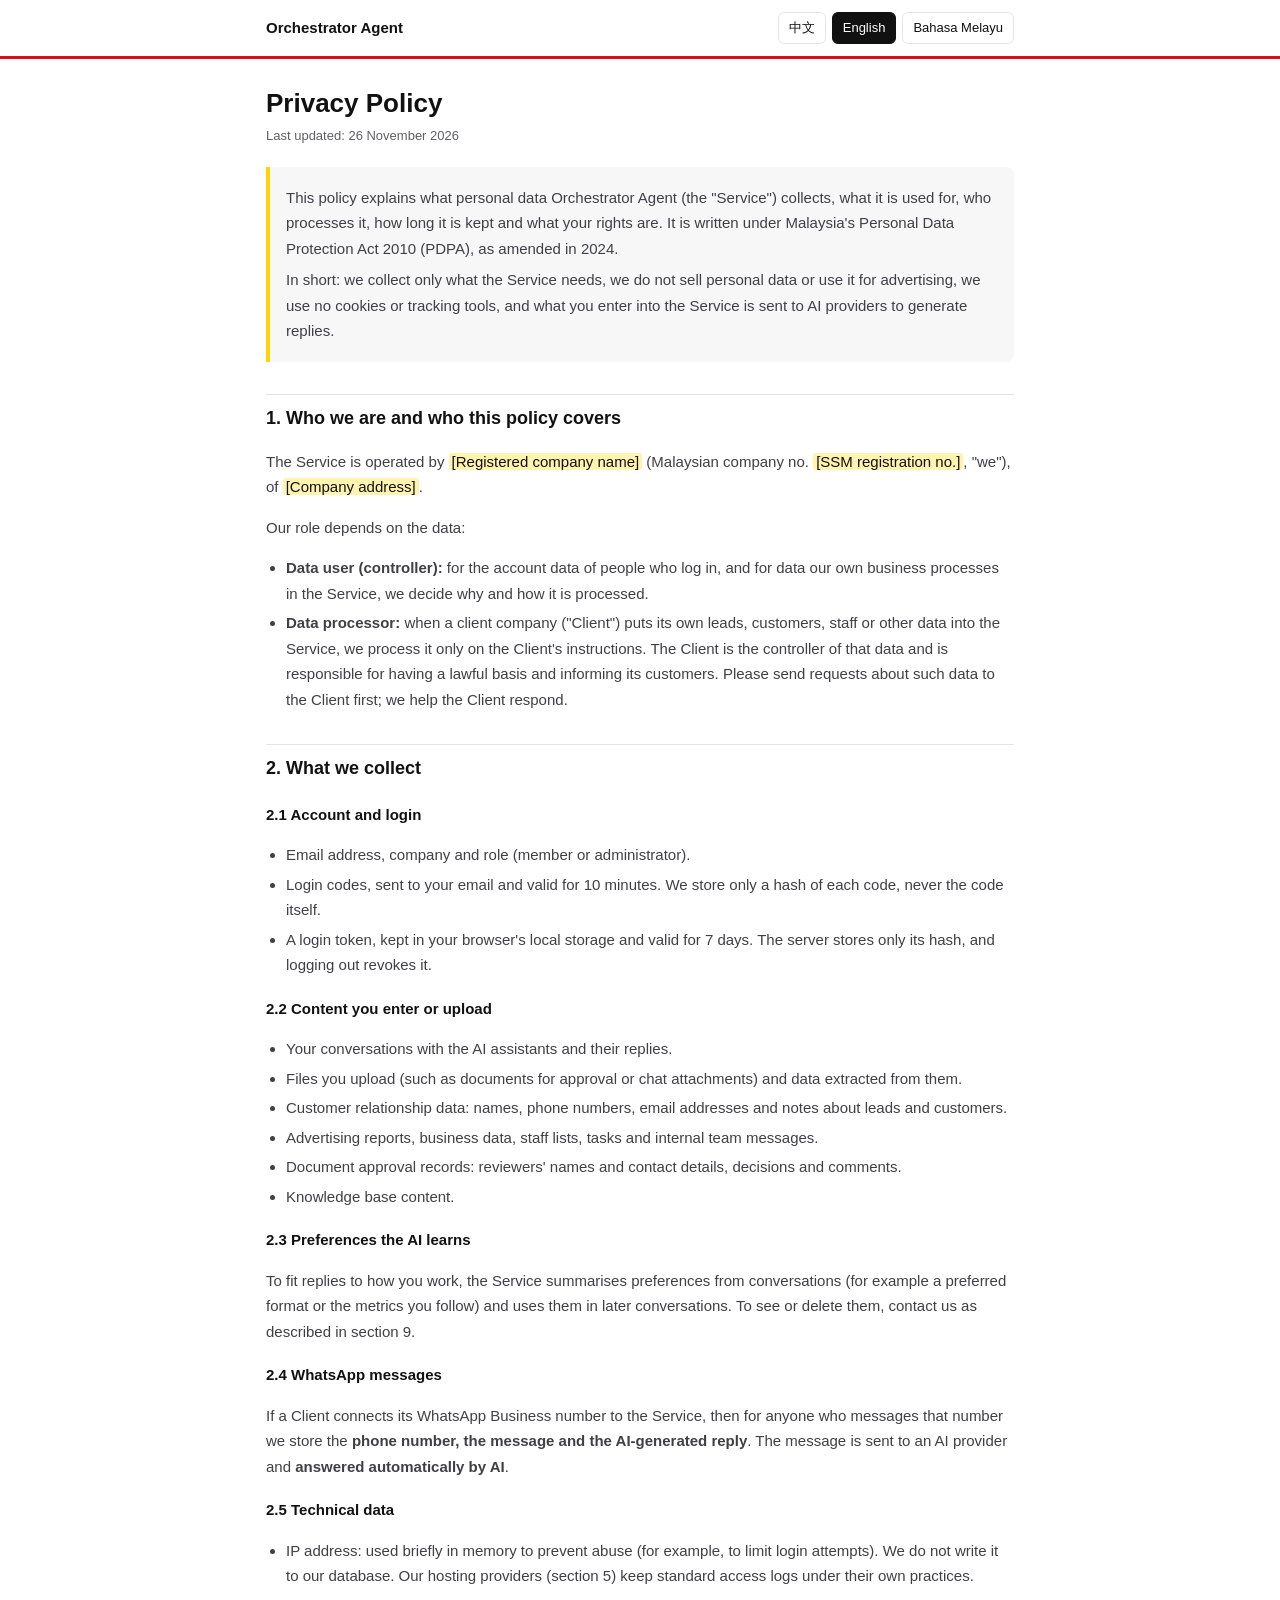
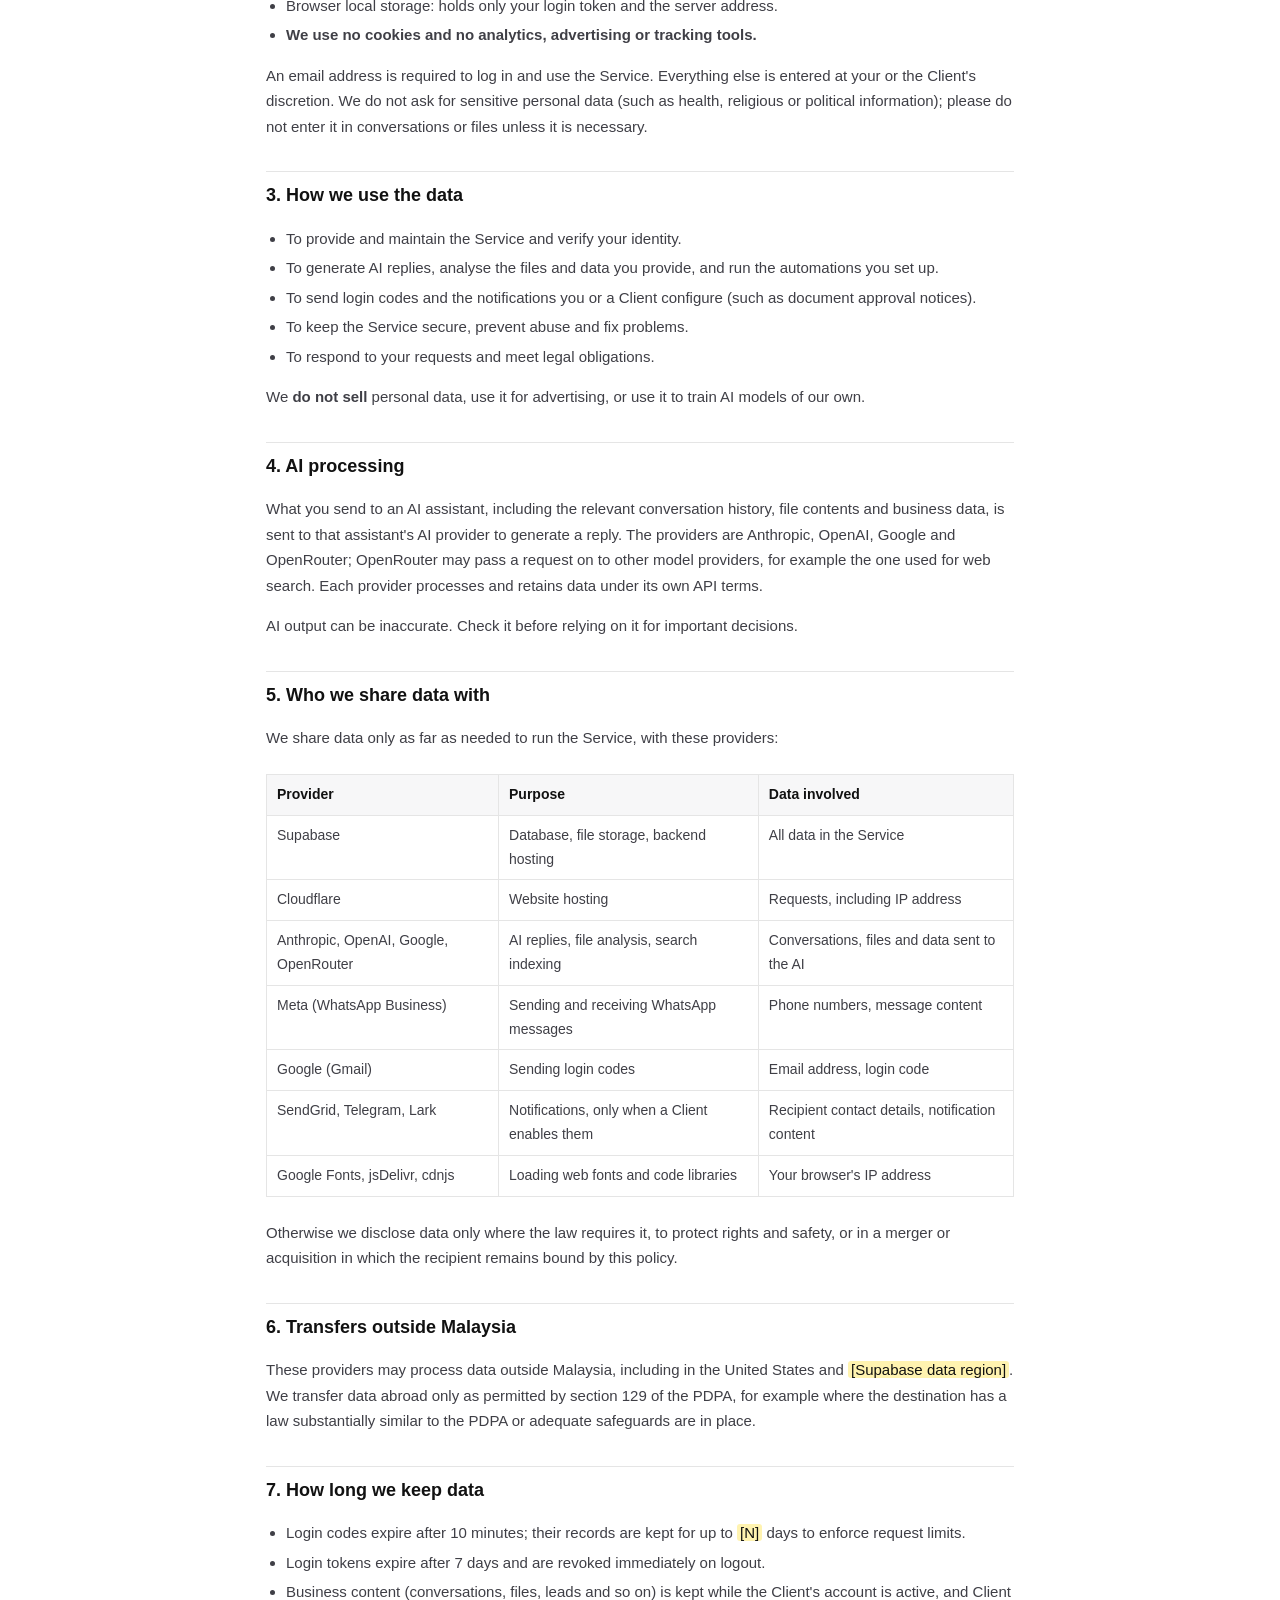
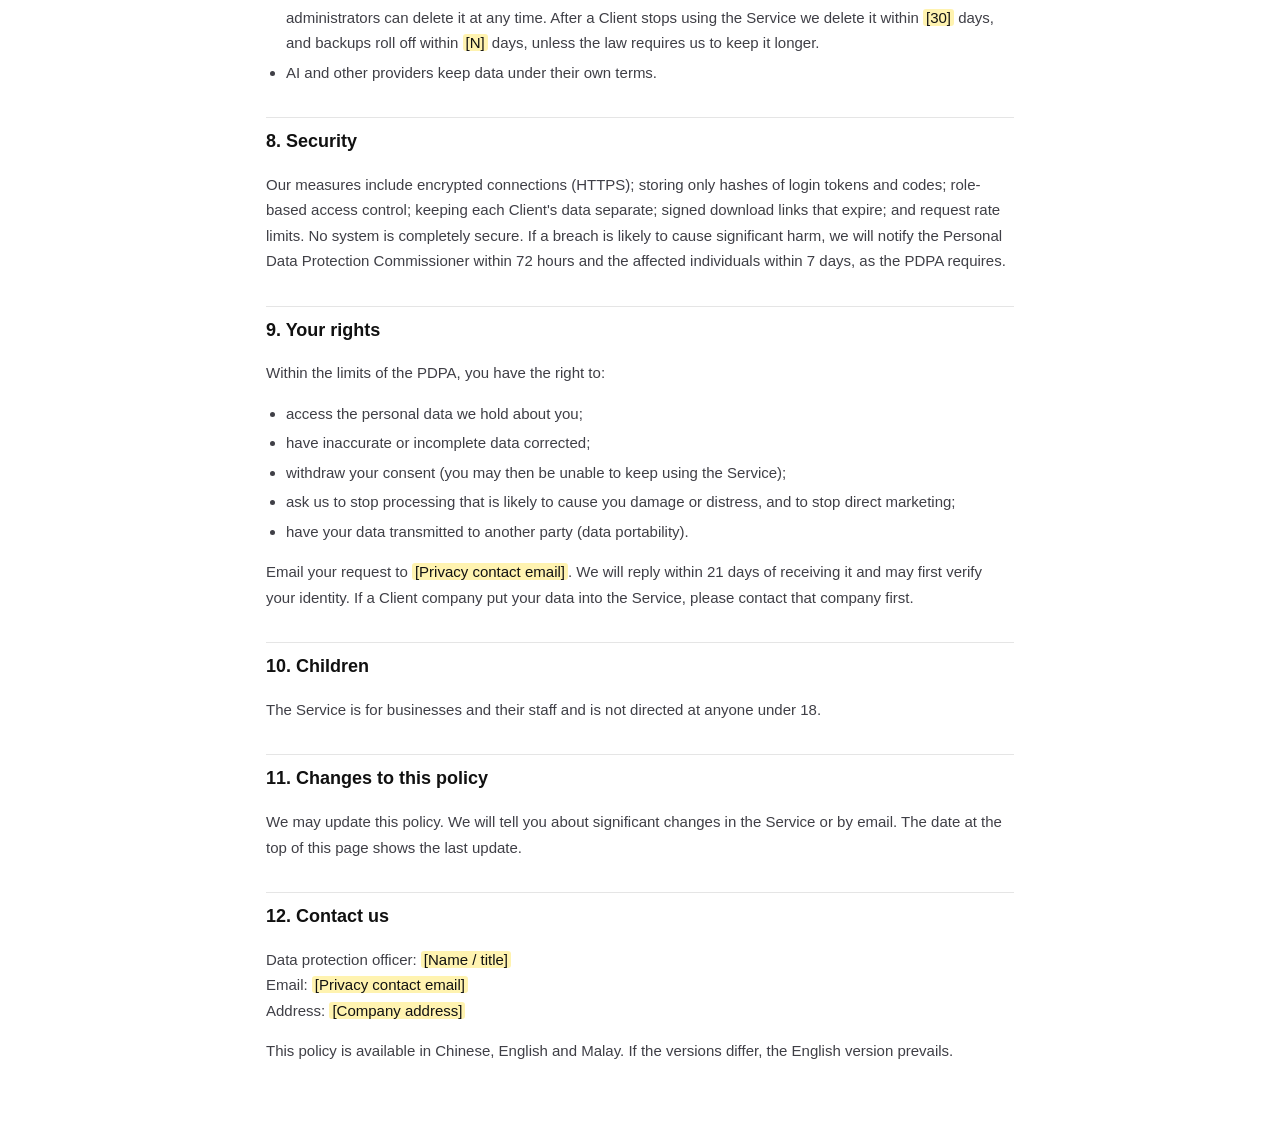
<file: privacy.html>
<!DOCTYPE html>
<html lang="en">
<head>
<meta charset="UTF-8">
<meta name="viewport" content="width=device-width, initial-scale=1.0">
<title>Privacy Policy · Orchestrator Agent</title>
<style>
  :root {
    --red: #da0d15;
    --yellow: #ffd405;
    --ink: #111111;
    --ink-2: #3f3f46;
    --ink-3: #5f5f66;
    --line: #e5e5e5;
    --bg: #ffffff;
    --bg-soft: #f7f7f8;
  }
  * { box-sizing: border-box; }
  body {
    margin: 0;
    background: var(--bg);
    color: var(--ink);
    font: 15px/1.7 -apple-system, BlinkMacSystemFont, "Segoe UI", "PingFang SC", "Microsoft YaHei", "Noto Sans SC", Roboto, Arial, sans-serif;
  }
  header {
    position: sticky; top: 0; z-index: 1;
    background: var(--bg);
    border-bottom: 3px solid var(--red);
  }
  .bar {
    max-width: 780px; margin: 0 auto; padding: 12px 16px;
    display: flex; align-items: center; justify-content: space-between; gap: 12px; flex-wrap: wrap;
  }
  .brand { font-weight: 700; font-size: 15px; }
  .langs { display: flex; gap: 6px; }
  .langs button {
    font: inherit; font-size: 13px; cursor: pointer;
    border: 1px solid var(--line); background: var(--bg); color: var(--ink);
    border-radius: 6px; padding: 4px 10px;
  }
  .langs button[aria-pressed="true"] { background: var(--ink); border-color: var(--ink); color: #fff; }
  .langs button:focus-visible, a:focus-visible { outline: 2px solid var(--red); outline-offset: 2px; }
  main { max-width: 780px; margin: 0 auto; padding: 28px 16px 64px; }
  h1 { font-size: 26px; line-height: 1.3; margin: 0 0 4px; }
  .updated { color: var(--ink-3); font-size: 13px; margin: 0 0 20px; }
  h2 { font-size: 18px; margin: 32px 0 8px; padding-top: 8px; border-top: 1px solid var(--line); }
  h3 { font-size: 15px; margin: 18px 0 4px; }
  p, li { color: var(--ink-2); }
  ul { padding-left: 20px; }
  li { margin: 4px 0; }
  a { color: var(--red); }
  .summary { background: var(--bg-soft); border-left: 4px solid var(--yellow); padding: 12px 16px; border-radius: 0 8px 8px 0; }
  .summary p { margin: 6px 0; }
  .table-wrap { overflow-x: auto; }
  table { border-collapse: collapse; width: 100%; font-size: 14px; margin: 8px 0; }
  th, td { text-align: left; vertical-align: top; border: 1px solid var(--line); padding: 8px 10px; }
  th { background: var(--bg-soft); color: var(--ink); }
  td { color: var(--ink-2); }
  mark.ph { background: #fff3b0; color: var(--ink); padding: 0 3px; border-radius: 3px; }
  @media print { header { position: static; } .langs { display: none; } article[hidden] { display: block !important; } }
</style>
</head>
<body>
<header>
  <div class="bar">
    <div class="brand">Orchestrator Agent</div>
    <div class="langs" role="group" aria-label="Language">
      <button type="button" data-lang="zh" lang="zh">中文</button>
      <button type="button" data-lang="en" lang="en">English</button>
      <button type="button" data-lang="ms" lang="ms">Bahasa Melayu</button>
    </div>
  </div>
</header>

<main>
<noscript><p>中文 · English · Bahasa Melayu versions are shown below one after another.</p></noscript>

<!-- ════════════════════════════════ 中文 ════════════════════════════════ -->
<article lang="zh" data-lang="zh">
<h1>隐私政策</h1>
<p class="updated">最后更新：2026 年 11 月 26 日</p>

<div class="summary">
  <p>本政策说明 Orchestrator Agent（以下称「本服务」）收集哪些个人资料、用来做什么、交给谁处理、保存多久，以及你有哪些权利。本政策依马来西亚《2010 年个人资料保护法》（PDPA，含 2024 年修订）编写。</p>
  <p>简要说明：我们只收集提供服务所需的资料；不出售个人资料，不用于广告；不使用 cookie 或追踪工具；你在本服务中输入的内容会交给 AI 服务商处理，以生成回复。</p>
</div>

<h2>1. 我们是谁，本政策适用于谁</h2>
<p>本服务由 <mark class="ph">[公司注册名称]</mark>（马来西亚公司注册号 <mark class="ph">[SSM 注册号]</mark>，以下称「我们」）运营，地址：<mark class="ph">[公司地址]</mark>。</p>
<p>我们在不同情况下承担不同角色：</p>
<ul>
  <li><strong>资料使用者（控制者）</strong>：对于登录本服务的用户账号资料，以及我们公司自身业务使用本服务时处理的资料，由我们决定处理目的和方式。</li>
  <li><strong>资料处理者</strong>：客户公司（以下称「客户」）把自己的线索、顾客、员工等资料放入本服务时，我们只按客户的指示替客户处理。客户是这些资料的控制者，须自行取得合法依据并告知其顾客。这类资料的查阅或更正请求，请先联系相关客户公司；我们会协助客户处理。</li>
</ul>

<h2>2. 我们收集哪些资料</h2>
<h3>2.1 账号与登录</h3>
<ul>
  <li>电子邮箱地址、所属公司、角色（成员 / 管理员）。</li>
  <li>登录验证码：发送到你的邮箱，10 分钟内有效。系统只保存验证码的加密摘要，不保存验证码本身。</li>
  <li>登录令牌：保存在你浏览器的本地存储中，有效期 7 天。服务器只保存它的加密摘要，退出登录即作废。</li>
</ul>
<h3>2.2 你在本服务中输入或上传的内容</h3>
<ul>
  <li>与 AI 助手的对话内容和 AI 的回复。</li>
  <li>上传的文件（如审批文件、聊天附件），以及系统从文件中提取的数据。</li>
  <li>客户关系资料：线索与客户的姓名、电话、电子邮箱、备注等。</li>
  <li>广告报表、业务数据、员工名单、任务、团队内部私信。</li>
  <li>文件审批记录：审批人姓名与联系方式、审批决定、留言。</li>
  <li>知识库内容。</li>
</ul>
<h3>2.3 AI 自动学习的偏好</h3>
<p>为了让回复更贴合你的工作方式，系统会从对话中归纳使用偏好（例如常用的格式或关注的指标），并在之后的对话中使用。如需查看或删除这些偏好，请按第 9 节联系我们。</p>
<h3>2.4 WhatsApp 消息</h3>
<p>如果客户为其 WhatsApp Business 号码启用了本服务，向该号码发送消息的人，其<strong>电话号码、消息内容以及 AI 生成的回复</strong>会被保存，消息会交给 AI 服务商处理并<strong>由 AI 自动回复</strong>。</p>
<h3>2.5 技术资料</h3>
<ul>
  <li>IP 地址：只在内存中短暂使用，用于防止滥用（如限制登录尝试次数），我们不会把它写入数据库。托管服务商（见第 5 节）会按其惯例保留标准访问日志。</li>
  <li>浏览器本地存储：只保存登录令牌和服务器地址。</li>
  <li><strong>我们不使用 cookie，也不使用任何分析、广告或追踪工具。</strong></li>
</ul>
<p>提供电子邮箱是必需的，否则无法登录和使用本服务。其余资料由你或客户自行决定是否输入。我们不要求你提供敏感个人资料（如健康、宗教、政治观点等）；请避免在对话或文件中输入这类资料，除非确有必要。</p>

<h2>3. 我们如何使用这些资料</h2>
<ul>
  <li>提供、维护本服务，并验证你的身份。</li>
  <li>生成 AI 回复、分析你提供的文件和数据、执行你设定的自动化流程。</li>
  <li>发送登录验证码，以及你或客户设置的通知（如文件审批通知）。</li>
  <li>保障安全、防止滥用、排查故障。</li>
  <li>回应你的请求，并履行法律义务。</li>
</ul>
<p>我们<strong>不出售</strong>个人资料，不把它用于广告，也不用它训练我们自己的 AI 模型。</p>

<h2>4. AI 处理</h2>
<p>你发给 AI 助手的内容（包括相关的对话记录、文件内容和业务数据）会发送给该助手所用的 AI 服务商，由其生成回复。服务商包括 Anthropic、OpenAI、Google 和 OpenRouter；OpenRouter 可能再把请求转给其他模型服务商，例如联网搜索时使用的服务商。这些服务商按各自的 API 条款处理和保留数据。</p>
<p>AI 生成的内容可能不准确，请在依据其做出重要决定前自行核实。</p>

<h2>5. 我们与谁共享资料</h2>
<p>我们只在提供本服务所需的范围内，把资料交给以下服务商处理：</p>
<div class="table-wrap">
<table>
  <thead><tr><th>服务商</th><th>用途</th><th>涉及的资料</th></tr></thead>
  <tbody>
    <tr><td>Supabase</td><td>数据库、文件存储、后端运行</td><td>本服务中的全部资料</td></tr>
    <tr><td>Cloudflare</td><td>网页托管</td><td>访问请求（包括 IP 地址）</td></tr>
    <tr><td>Anthropic、OpenAI、Google、OpenRouter</td><td>生成 AI 回复、分析文件、生成向量索引</td><td>发给 AI 的对话、文件和数据</td></tr>
    <tr><td>Meta（WhatsApp Business）</td><td>收发 WhatsApp 消息</td><td>电话号码、消息内容</td></tr>
    <tr><td>Google（Gmail）</td><td>发送登录验证码</td><td>电子邮箱、验证码</td></tr>
    <tr><td>SendGrid、Telegram、Lark（飞书）</td><td>发送通知（仅当客户启用时）</td><td>收件人联系方式、通知内容</td></tr>
    <tr><td>Google Fonts、jsDelivr、cdnjs</td><td>加载网页字体和程序库</td><td>你浏览器的 IP 地址</td></tr>
  </tbody>
</table>
</div>
<p>此外，我们只会在法律要求、为保护权利和安全，或公司合并、收购时（接收方须继续遵守本政策）披露资料。</p>

<h2>6. 跨境传输</h2>
<p>上述服务商的服务器可能位于马来西亚境外，包括美国和 <mark class="ph">[Supabase 数据所在地区]</mark>。我们只会在符合 PDPA 第 129 条的情况下进行跨境传输，例如对方所在地有实质相似的保护法律，或已采取足够的保护措施。</p>

<h2>7. 保存期限</h2>
<ul>
  <li>登录验证码：10 分钟后失效；相关记录最多保留 <mark class="ph">[N]</mark> 天，用于限制请求频率。</li>
  <li>登录令牌：7 天后失效，退出登录时立即作废。</li>
  <li>业务内容（对话、文件、线索等）：在客户账户有效期间保留；客户管理员可以随时删除。客户终止使用后，我们会在 <mark class="ph">[30]</mark> 天内删除，备份在 <mark class="ph">[N]</mark> 天内滚动清除，法律要求保留的除外。</li>
  <li>AI 服务商和其他服务商按其各自条款保留数据。</li>
</ul>

<h2>8. 安全措施</h2>
<p>我们采取的措施包括：全程加密传输（HTTPS）；登录令牌和验证码只保存加密摘要；按角色控制访问权限；不同客户的资料彼此隔离；文件下载链接经过签名并会过期；限制请求频率。没有任何系统能保证绝对安全。如果发生可能造成重大损害的资料外泄，我们会按 PDPA 要求，在 72 小时内通知个人资料保护专员，并在 7 天内通知受影响的人。</p>

<h2>9. 你的权利</h2>
<p>在 PDPA 的范围内，你有权：</p>
<ul>
  <li>查阅我们保存的你的个人资料；</li>
  <li>要求更正不准确、不完整的资料；</li>
  <li>撤回同意（撤回后可能无法继续使用本服务）；</li>
  <li>要求停止可能对你造成损害或困扰的处理，以及停止直接营销；</li>
  <li>要求把你的资料转移给另一方（资料可携权）。</li>
</ul>
<p>请发电子邮件到 <mark class="ph">[隐私联系邮箱]</mark> 提出请求。我们会在收到请求后 21 天内回复，并可能先核实你的身份。如果你的资料是由某家客户公司放入本服务的，请先联系该公司。</p>

<h2>10. 未成年人</h2>
<p>本服务供企业及其员工使用，不面向 18 岁以下人士。</p>

<h2>11. 政策更新</h2>
<p>我们可能会更新本政策。如有重大变更，我们会在本服务中或通过电子邮件通知你。本页顶部的日期是最后更新日期。</p>

<h2>12. 联系我们</h2>
<p>资料保护负责人：<mark class="ph">[姓名 / 职位]</mark><br>电子邮件：<mark class="ph">[隐私联系邮箱]</mark><br>地址：<mark class="ph">[公司地址]</mark></p>
<p>本政策提供中文、英文和马来文版本。如各版本之间有不一致，以英文版为准。</p>
</article>

<!-- ════════════════════════════════ English ════════════════════════════════ -->
<article lang="en" data-lang="en">
<h1>Privacy Policy</h1>
<p class="updated">Last updated: 26 November 2026</p>

<div class="summary">
  <p>This policy explains what personal data Orchestrator Agent (the "Service") collects, what it is used for, who processes it, how long it is kept and what your rights are. It is written under Malaysia's Personal Data Protection Act 2010 (PDPA), as amended in 2024.</p>
  <p>In short: we collect only what the Service needs, we do not sell personal data or use it for advertising, we use no cookies or tracking tools, and what you enter into the Service is sent to AI providers to generate replies.</p>
</div>

<h2>1. Who we are and who this policy covers</h2>
<p>The Service is operated by <mark class="ph">[Registered company name]</mark> (Malaysian company no. <mark class="ph">[SSM registration no.]</mark>, "we"), of <mark class="ph">[Company address]</mark>.</p>
<p>Our role depends on the data:</p>
<ul>
  <li><strong>Data user (controller):</strong> for the account data of people who log in, and for data our own business processes in the Service, we decide why and how it is processed.</li>
  <li><strong>Data processor:</strong> when a client company ("Client") puts its own leads, customers, staff or other data into the Service, we process it only on the Client's instructions. The Client is the controller of that data and is responsible for having a lawful basis and informing its customers. Please send requests about such data to the Client first; we help the Client respond.</li>
</ul>

<h2>2. What we collect</h2>
<h3>2.1 Account and login</h3>
<ul>
  <li>Email address, company and role (member or administrator).</li>
  <li>Login codes, sent to your email and valid for 10 minutes. We store only a hash of each code, never the code itself.</li>
  <li>A login token, kept in your browser's local storage and valid for 7 days. The server stores only its hash, and logging out revokes it.</li>
</ul>
<h3>2.2 Content you enter or upload</h3>
<ul>
  <li>Your conversations with the AI assistants and their replies.</li>
  <li>Files you upload (such as documents for approval or chat attachments) and data extracted from them.</li>
  <li>Customer relationship data: names, phone numbers, email addresses and notes about leads and customers.</li>
  <li>Advertising reports, business data, staff lists, tasks and internal team messages.</li>
  <li>Document approval records: reviewers' names and contact details, decisions and comments.</li>
  <li>Knowledge base content.</li>
</ul>
<h3>2.3 Preferences the AI learns</h3>
<p>To fit replies to how you work, the Service summarises preferences from conversations (for example a preferred format or the metrics you follow) and uses them in later conversations. To see or delete them, contact us as described in section 9.</p>
<h3>2.4 WhatsApp messages</h3>
<p>If a Client connects its WhatsApp Business number to the Service, then for anyone who messages that number we store the <strong>phone number, the message and the AI-generated reply</strong>. The message is sent to an AI provider and <strong>answered automatically by AI</strong>.</p>
<h3>2.5 Technical data</h3>
<ul>
  <li>IP address: used briefly in memory to prevent abuse (for example, to limit login attempts). We do not write it to our database. Our hosting providers (section 5) keep standard access logs under their own practices.</li>
  <li>Browser local storage: holds only your login token and the server address.</li>
  <li><strong>We use no cookies and no analytics, advertising or tracking tools.</strong></li>
</ul>
<p>An email address is required to log in and use the Service. Everything else is entered at your or the Client's discretion. We do not ask for sensitive personal data (such as health, religious or political information); please do not enter it in conversations or files unless it is necessary.</p>

<h2>3. How we use the data</h2>
<ul>
  <li>To provide and maintain the Service and verify your identity.</li>
  <li>To generate AI replies, analyse the files and data you provide, and run the automations you set up.</li>
  <li>To send login codes and the notifications you or a Client configure (such as document approval notices).</li>
  <li>To keep the Service secure, prevent abuse and fix problems.</li>
  <li>To respond to your requests and meet legal obligations.</li>
</ul>
<p>We <strong>do not sell</strong> personal data, use it for advertising, or use it to train AI models of our own.</p>

<h2>4. AI processing</h2>
<p>What you send to an AI assistant, including the relevant conversation history, file contents and business data, is sent to that assistant's AI provider to generate a reply. The providers are Anthropic, OpenAI, Google and OpenRouter; OpenRouter may pass a request on to other model providers, for example the one used for web search. Each provider processes and retains data under its own API terms.</p>
<p>AI output can be inaccurate. Check it before relying on it for important decisions.</p>

<h2>5. Who we share data with</h2>
<p>We share data only as far as needed to run the Service, with these providers:</p>
<div class="table-wrap">
<table>
  <thead><tr><th>Provider</th><th>Purpose</th><th>Data involved</th></tr></thead>
  <tbody>
    <tr><td>Supabase</td><td>Database, file storage, backend hosting</td><td>All data in the Service</td></tr>
    <tr><td>Cloudflare</td><td>Website hosting</td><td>Requests, including IP address</td></tr>
    <tr><td>Anthropic, OpenAI, Google, OpenRouter</td><td>AI replies, file analysis, search indexing</td><td>Conversations, files and data sent to the AI</td></tr>
    <tr><td>Meta (WhatsApp Business)</td><td>Sending and receiving WhatsApp messages</td><td>Phone numbers, message content</td></tr>
    <tr><td>Google (Gmail)</td><td>Sending login codes</td><td>Email address, login code</td></tr>
    <tr><td>SendGrid, Telegram, Lark</td><td>Notifications, only when a Client enables them</td><td>Recipient contact details, notification content</td></tr>
    <tr><td>Google Fonts, jsDelivr, cdnjs</td><td>Loading web fonts and code libraries</td><td>Your browser's IP address</td></tr>
  </tbody>
</table>
</div>
<p>Otherwise we disclose data only where the law requires it, to protect rights and safety, or in a merger or acquisition in which the recipient remains bound by this policy.</p>

<h2>6. Transfers outside Malaysia</h2>
<p>These providers may process data outside Malaysia, including in the United States and <mark class="ph">[Supabase data region]</mark>. We transfer data abroad only as permitted by section 129 of the PDPA, for example where the destination has a law substantially similar to the PDPA or adequate safeguards are in place.</p>

<h2>7. How long we keep data</h2>
<ul>
  <li>Login codes expire after 10 minutes; their records are kept for up to <mark class="ph">[N]</mark> days to enforce request limits.</li>
  <li>Login tokens expire after 7 days and are revoked immediately on logout.</li>
  <li>Business content (conversations, files, leads and so on) is kept while the Client's account is active, and Client administrators can delete it at any time. After a Client stops using the Service we delete it within <mark class="ph">[30]</mark> days, and backups roll off within <mark class="ph">[N]</mark> days, unless the law requires us to keep it longer.</li>
  <li>AI and other providers keep data under their own terms.</li>
</ul>

<h2>8. Security</h2>
<p>Our measures include encrypted connections (HTTPS); storing only hashes of login tokens and codes; role-based access control; keeping each Client's data separate; signed download links that expire; and request rate limits. No system is completely secure. If a breach is likely to cause significant harm, we will notify the Personal Data Protection Commissioner within 72 hours and the affected individuals within 7 days, as the PDPA requires.</p>

<h2>9. Your rights</h2>
<p>Within the limits of the PDPA, you have the right to:</p>
<ul>
  <li>access the personal data we hold about you;</li>
  <li>have inaccurate or incomplete data corrected;</li>
  <li>withdraw your consent (you may then be unable to keep using the Service);</li>
  <li>ask us to stop processing that is likely to cause you damage or distress, and to stop direct marketing;</li>
  <li>have your data transmitted to another party (data portability).</li>
</ul>
<p>Email your request to <mark class="ph">[Privacy contact email]</mark>. We will reply within 21 days of receiving it and may first verify your identity. If a Client company put your data into the Service, please contact that company first.</p>

<h2>10. Children</h2>
<p>The Service is for businesses and their staff and is not directed at anyone under 18.</p>

<h2>11. Changes to this policy</h2>
<p>We may update this policy. We will tell you about significant changes in the Service or by email. The date at the top of this page shows the last update.</p>

<h2>12. Contact us</h2>
<p>Data protection officer: <mark class="ph">[Name / title]</mark><br>Email: <mark class="ph">[Privacy contact email]</mark><br>Address: <mark class="ph">[Company address]</mark></p>
<p>This policy is available in Chinese, English and Malay. If the versions differ, the English version prevails.</p>
</article>

<!-- ════════════════════════════════ Bahasa Melayu ════════════════════════════════ -->
<article lang="ms" data-lang="ms">
<h1>Dasar Privasi</h1>
<p class="updated">Kemas kini terakhir: 26 November 2026</p>

<div class="summary">
  <p>Dasar ini menerangkan data peribadi yang dikumpul oleh Orchestrator Agent ("Perkhidmatan"), tujuan penggunaannya, pihak yang memprosesnya, tempoh ia disimpan dan hak anda. Dasar ini disediakan di bawah Akta Perlindungan Data Peribadi 2010 (APDP) Malaysia, termasuk pindaan 2024.</p>
  <p>Ringkasnya: kami hanya mengumpul data yang diperlukan oleh Perkhidmatan, kami tidak menjual data peribadi atau menggunakannya untuk pengiklanan, kami tidak menggunakan kuki atau alat penjejakan, dan kandungan yang anda masukkan ke dalam Perkhidmatan dihantar kepada penyedia AI untuk menjana jawapan.</p>
</div>

<h2>1. Siapa kami dan skop dasar ini</h2>
<p>Perkhidmatan ini dikendalikan oleh <mark class="ph">[Nama syarikat berdaftar]</mark> (No. syarikat Malaysia <mark class="ph">[No. pendaftaran SSM]</mark>, "kami"), beralamat di <mark class="ph">[Alamat syarikat]</mark>.</p>
<p>Peranan kami bergantung pada jenis data:</p>
<ul>
  <li><strong>Pengguna data (pengawal):</strong> bagi data akaun orang yang log masuk, dan data yang diproses oleh perniagaan kami sendiri dalam Perkhidmatan, kami menentukan tujuan dan cara data itu diproses.</li>
  <li><strong>Pemproses data:</strong> apabila syarikat pelanggan ("Pelanggan") memasukkan data prospek, pelanggan, kakitangan atau data lain miliknya ke dalam Perkhidmatan, kami memproses data itu hanya mengikut arahan Pelanggan. Pelanggan ialah pengawal data tersebut dan bertanggungjawab memastikan ada asas yang sah serta memaklumkan pelanggannya. Sila hantar permintaan berkaitan data tersebut kepada Pelanggan terlebih dahulu; kami akan membantu Pelanggan menjawabnya.</li>
</ul>

<h2>2. Data yang kami kumpul</h2>
<h3>2.1 Akaun dan log masuk</h3>
<ul>
  <li>Alamat e-mel, syarikat dan peranan (ahli atau pentadbir).</li>
  <li>Kod log masuk yang dihantar ke e-mel anda dan sah selama 10 minit. Kami hanya menyimpan cincangan (hash) kod tersebut, bukan kod itu sendiri.</li>
  <li>Token log masuk yang disimpan dalam storan tempatan pelayar anda dan sah selama 7 hari. Pelayan hanya menyimpan cincangannya, dan token dibatalkan apabila anda log keluar.</li>
</ul>
<h3>2.2 Kandungan yang anda masukkan atau muat naik</h3>
<ul>
  <li>Perbualan anda dengan pembantu AI dan jawapannya.</li>
  <li>Fail yang anda muat naik (seperti dokumen untuk kelulusan atau lampiran sembang) dan data yang diekstrak daripadanya.</li>
  <li>Data pengurusan pelanggan: nama, nombor telefon, alamat e-mel dan catatan tentang prospek dan pelanggan.</li>
  <li>Laporan iklan, data perniagaan, senarai kakitangan, tugasan dan mesej dalaman pasukan.</li>
  <li>Rekod kelulusan dokumen: nama dan butiran hubungan penyemak, keputusan dan ulasan.</li>
  <li>Kandungan pangkalan pengetahuan.</li>
</ul>
<h3>2.3 Keutamaan yang dipelajari oleh AI</h3>
<p>Untuk menyesuaikan jawapan dengan cara anda bekerja, Perkhidmatan merumuskan keutamaan daripada perbualan (contohnya format pilihan atau metrik yang anda pantau) dan menggunakannya dalam perbualan seterusnya. Untuk melihat atau memadamkannya, hubungi kami seperti yang diterangkan dalam seksyen 9.</p>
<h3>2.4 Mesej WhatsApp</h3>
<p>Jika Pelanggan menyambungkan nombor WhatsApp Business miliknya kepada Perkhidmatan, maka bagi sesiapa yang menghantar mesej ke nombor itu, kami menyimpan <strong>nombor telefon, mesej dan jawapan yang dijana oleh AI</strong>. Mesej itu dihantar kepada penyedia AI dan <strong>dijawab secara automatik oleh AI</strong>.</p>
<h3>2.5 Data teknikal</h3>
<ul>
  <li>Alamat IP: digunakan seketika dalam memori untuk mencegah penyalahgunaan (contohnya untuk mengehadkan cubaan log masuk). Kami tidak menyimpannya dalam pangkalan data kami. Penyedia hos kami (seksyen 5) menyimpan log akses standard mengikut amalan mereka sendiri.</li>
  <li>Storan tempatan pelayar: hanya menyimpan token log masuk dan alamat pelayan.</li>
  <li><strong>Kami tidak menggunakan kuki dan tidak menggunakan sebarang alat analitik, pengiklanan atau penjejakan.</strong></li>
</ul>
<p>Alamat e-mel diwajibkan untuk log masuk dan menggunakan Perkhidmatan. Data lain dimasukkan mengikut budi bicara anda atau Pelanggan. Kami tidak meminta data peribadi sensitif (seperti maklumat kesihatan, agama atau pendapat politik); sila jangan masukkan data sedemikian dalam perbualan atau fail melainkan benar-benar perlu.</p>

<h2>3. Cara kami menggunakan data</h2>
<ul>
  <li>Untuk menyediakan dan menyelenggara Perkhidmatan serta mengesahkan identiti anda.</li>
  <li>Untuk menjana jawapan AI, menganalisis fail dan data yang anda berikan, dan menjalankan automasi yang anda tetapkan.</li>
  <li>Untuk menghantar kod log masuk dan pemberitahuan yang ditetapkan oleh anda atau Pelanggan (seperti notis kelulusan dokumen).</li>
  <li>Untuk memastikan keselamatan Perkhidmatan, mencegah penyalahgunaan dan membaiki masalah.</li>
  <li>Untuk menjawab permintaan anda dan mematuhi kewajipan undang-undang.</li>
</ul>
<p>Kami <strong>tidak menjual</strong> data peribadi, tidak menggunakannya untuk pengiklanan, dan tidak menggunakannya untuk melatih model AI kami sendiri.</p>

<h2>4. Pemprosesan oleh AI</h2>
<p>Apa yang anda hantar kepada pembantu AI, termasuk sejarah perbualan yang berkaitan, kandungan fail dan data perniagaan, dihantar kepada penyedia AI pembantu tersebut untuk menjana jawapan. Penyedia tersebut ialah Anthropic, OpenAI, Google dan OpenRouter; OpenRouter mungkin menghantar permintaan kepada penyedia model lain, contohnya penyedia yang digunakan untuk carian web. Setiap penyedia memproses dan menyimpan data mengikut terma API masing-masing.</p>
<p>Hasil AI mungkin tidak tepat. Sila semak sebelum bergantung padanya untuk keputusan penting.</p>

<h2>5. Pihak yang menerima data</h2>
<p>Kami berkongsi data hanya setakat yang perlu untuk menjalankan Perkhidmatan, dengan penyedia berikut:</p>
<div class="table-wrap">
<table>
  <thead><tr><th>Penyedia</th><th>Tujuan</th><th>Data terlibat</th></tr></thead>
  <tbody>
    <tr><td>Supabase</td><td>Pangkalan data, storan fail, hos sistem belakang</td><td>Semua data dalam Perkhidmatan</td></tr>
    <tr><td>Cloudflare</td><td>Hos laman web</td><td>Permintaan akses, termasuk alamat IP</td></tr>
    <tr><td>Anthropic, OpenAI, Google, OpenRouter</td><td>Jawapan AI, analisis fail, pengindeksan carian</td><td>Perbualan, fail dan data yang dihantar kepada AI</td></tr>
    <tr><td>Meta (WhatsApp Business)</td><td>Menghantar dan menerima mesej WhatsApp</td><td>Nombor telefon, kandungan mesej</td></tr>
    <tr><td>Google (Gmail)</td><td>Menghantar kod log masuk</td><td>Alamat e-mel, kod log masuk</td></tr>
    <tr><td>SendGrid, Telegram, Lark</td><td>Pemberitahuan, hanya jika diaktifkan oleh Pelanggan</td><td>Butiran hubungan penerima, kandungan pemberitahuan</td></tr>
    <tr><td>Google Fonts, jsDelivr, cdnjs</td><td>Memuatkan fon web dan pustaka kod</td><td>Alamat IP pelayar anda</td></tr>
  </tbody>
</table>
</div>
<p>Selain itu, kami hanya mendedahkan data apabila dikehendaki oleh undang-undang, untuk melindungi hak dan keselamatan, atau dalam penggabungan atau pengambilalihan di mana penerima terus terikat dengan dasar ini.</p>

<h2>6. Pemindahan data ke luar Malaysia</h2>
<p>Penyedia ini mungkin memproses data di luar Malaysia, termasuk di Amerika Syarikat dan <mark class="ph">[Wilayah data Supabase]</mark>. Kami hanya memindahkan data ke luar negara sebagaimana dibenarkan oleh seksyen 129 APDP, contohnya apabila destinasi mempunyai undang-undang yang pada dasarnya serupa dengan APDP atau perlindungan yang mencukupi telah disediakan.</p>

<h2>7. Tempoh penyimpanan</h2>
<ul>
  <li>Kod log masuk tamat tempoh selepas 10 minit; rekodnya disimpan sehingga <mark class="ph">[N]</mark> hari untuk menguatkuasakan had permintaan.</li>
  <li>Token log masuk tamat tempoh selepas 7 hari dan dibatalkan serta-merta apabila anda log keluar.</li>
  <li>Kandungan perniagaan (perbualan, fail, prospek dan sebagainya) disimpan selagi akaun Pelanggan aktif, dan pentadbir Pelanggan boleh memadamkannya pada bila-bila masa. Selepas Pelanggan berhenti menggunakan Perkhidmatan, kami memadamkannya dalam tempoh <mark class="ph">[30]</mark> hari, dan salinan sandaran dipadamkan secara bergilir dalam tempoh <mark class="ph">[N]</mark> hari, melainkan undang-undang menghendaki kami menyimpannya lebih lama.</li>
  <li>Penyedia AI dan penyedia lain menyimpan data mengikut terma mereka sendiri.</li>
</ul>

<h2>8. Keselamatan</h2>
<p>Langkah kami termasuk sambungan yang disulitkan (HTTPS); hanya menyimpan cincangan token dan kod log masuk; kawalan akses berdasarkan peranan; mengasingkan data setiap Pelanggan; pautan muat turun bertandatangan yang tamat tempoh; dan had kadar permintaan. Tiada sistem yang selamat sepenuhnya. Jika berlaku pelanggaran data yang mungkin menyebabkan kemudaratan ketara, kami akan memaklumkan Pesuruhjaya Perlindungan Data Peribadi dalam tempoh 72 jam dan individu yang terjejas dalam tempoh 7 hari, sebagaimana dikehendaki oleh APDP.</p>

<h2>9. Hak anda</h2>
<p>Dalam had APDP, anda berhak untuk:</p>
<ul>
  <li>mengakses data peribadi anda yang kami simpan;</li>
  <li>meminta data yang tidak tepat atau tidak lengkap diperbetulkan;</li>
  <li>menarik balik persetujuan anda (selepas itu anda mungkin tidak dapat terus menggunakan Perkhidmatan);</li>
  <li>meminta kami menghentikan pemprosesan yang mungkin menyebabkan kerosakan atau tekanan kepada anda, dan menghentikan pemasaran langsung;</li>
  <li>meminta data anda dipindahkan kepada pihak lain (kemudahalihan data).</li>
</ul>
<p>Hantar permintaan anda melalui e-mel ke <mark class="ph">[E-mel hubungan privasi]</mark>. Kami akan menjawab dalam tempoh 21 hari selepas menerimanya dan mungkin mengesahkan identiti anda terlebih dahulu. Jika data anda dimasukkan ke dalam Perkhidmatan oleh syarikat Pelanggan, sila hubungi syarikat tersebut terlebih dahulu.</p>

<h2>10. Kanak-kanak</h2>
<p>Perkhidmatan ini untuk perniagaan dan kakitangan mereka, dan tidak ditujukan kepada sesiapa yang berumur bawah 18 tahun.</p>

<h2>11. Perubahan pada dasar ini</h2>
<p>Kami mungkin mengemas kini dasar ini. Kami akan memaklumkan perubahan penting melalui Perkhidmatan atau e-mel. Tarikh di bahagian atas halaman ini menunjukkan kemas kini terakhir.</p>

<h2>12. Hubungi kami</h2>
<p>Pegawai perlindungan data: <mark class="ph">[Nama / jawatan]</mark><br>E-mel: <mark class="ph">[E-mel hubungan privasi]</mark><br>Alamat: <mark class="ph">[Alamat syarikat]</mark></p>
<p>Dasar ini disediakan dalam bahasa Cina, Inggeris dan Melayu. Jika terdapat percanggahan antara versi, versi bahasa Inggeris akan diguna pakai.</p>
</article>
</main>

<script>
(function () {
  var langs = ['zh', 'en', 'ms']
  var titles = { zh: '隐私政策 · Orchestrator Agent', en: 'Privacy Policy · Orchestrator Agent', ms: 'Dasar Privasi · Orchestrator Agent' }
  function pick() {
    // #zh / #en / #ms (survives the .html → clean-URL redirect), or ?lang=
    var q = location.hash.slice(1) || new URLSearchParams(location.search).get('lang')
    if (langs.indexOf(q) >= 0) return q
    try { var saved = localStorage.getItem('_privacy_lang'); if (langs.indexOf(saved) >= 0) return saved } catch (e) {}
    var nav = (navigator.language || '').toLowerCase()
    if (nav.indexOf('zh') === 0) return 'zh'
    if (nav.indexOf('ms') === 0) return 'ms'
    return 'en'
  }
  function show(lang) {
    document.querySelectorAll('article[data-lang]').forEach(function (a) { a.hidden = a.dataset.lang !== lang })
    document.querySelectorAll('.langs button').forEach(function (b) { b.setAttribute('aria-pressed', String(b.dataset.lang === lang)) })
    document.documentElement.lang = lang
    document.title = titles[lang]
  }
  document.querySelectorAll('.langs button').forEach(function (b) {
    b.addEventListener('click', function () {
      show(b.dataset.lang)
      try { localStorage.setItem('_privacy_lang', b.dataset.lang) } catch (e) {}
    })
  })
  show(pick())
})()
</script>
</body>
</html>
</file>
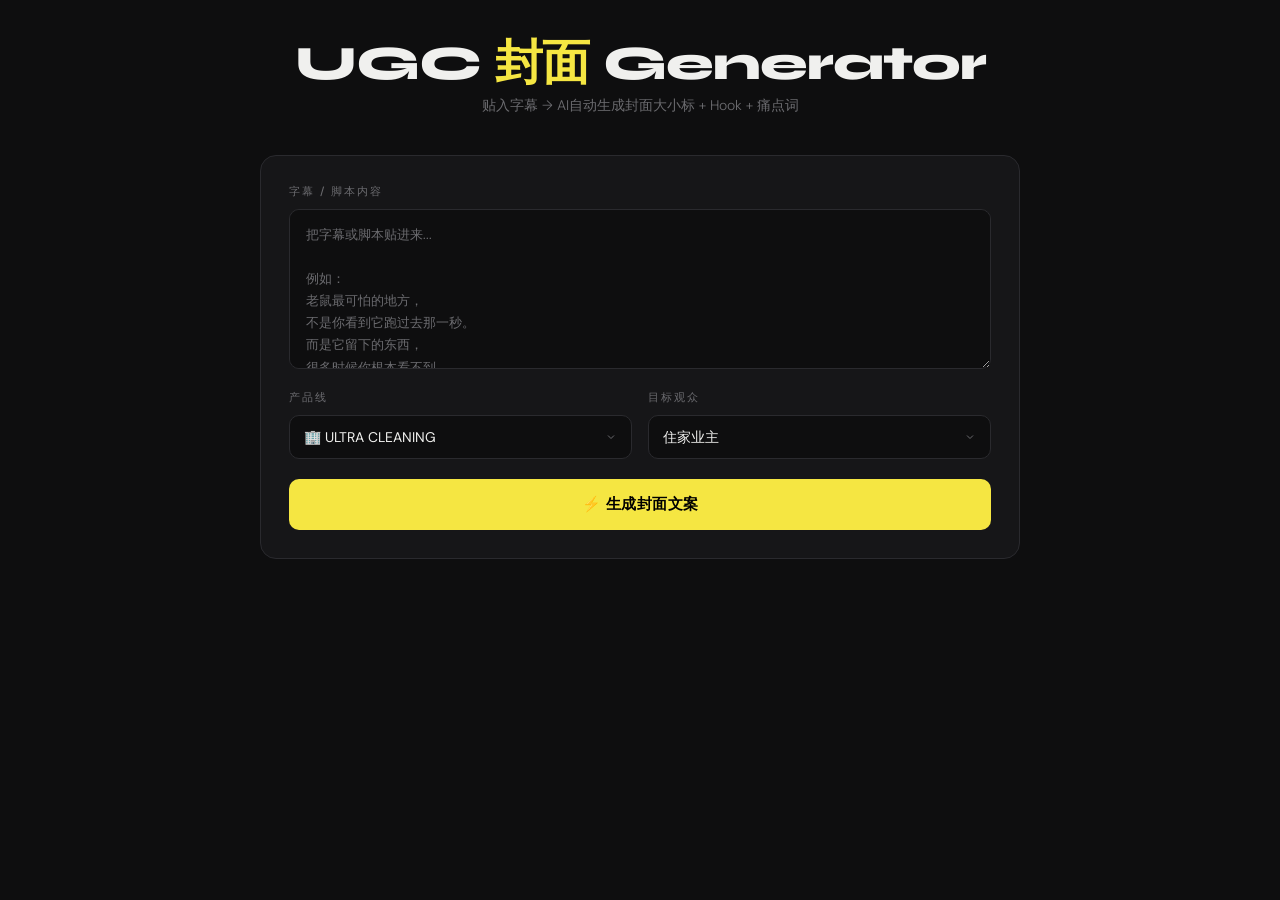
<file: ugc.html>
<!DOCTYPE html>
<html lang="zh">
<head>
<meta charset="UTF-8">
<meta name="viewport" content="width=device-width, initial-scale=1.0">
<title>UGC Cover Generator</title>
<style>
  @import url('https://fonts.googleapis.com/css2?family=Syne:wght@400;700;800&family=DM+Sans:wght@300;400;500&display=swap');

  :root {
    --bg: #0e0e0f;
    --surface: #161618;
    --border: #2a2a2e;
    --accent: #f5e642;
    --accent2: #ff4d4d;
    --text: #f0f0ee;
    --muted: #6b6b6f;
    --card: #1c1c1f;
  }

  * { margin: 0; padding: 0; box-sizing: border-box; }

  body {
    background: var(--bg);
    color: var(--text);
    font-family: 'DM Sans', sans-serif;
    min-height: 100vh;
    padding: 40px 20px;
  }

  .header {
    text-align: center;
    margin-bottom: 40px;
  }

  .header h1 {
    font-family: 'Syne', sans-serif;
    font-size: clamp(28px, 5vw, 48px);
    font-weight: 800;
    letter-spacing: -1px;
    line-height: 1;
  }

  .header h1 span { color: var(--accent); }

  .header p {
    color: var(--muted);
    font-size: 14px;
    margin-top: 8px;
    font-weight: 300;
  }

  .container { max-width: 760px; margin: 0 auto; }

  .input-card {
    background: var(--surface);
    border: 1px solid var(--border);
    border-radius: 16px;
    padding: 28px;
    margin-bottom: 24px;
  }

  .label {
    font-size: 11px;
    font-weight: 500;
    letter-spacing: 2px;
    text-transform: uppercase;
    color: var(--muted);
    margin-bottom: 10px;
    display: block;
  }

  textarea {
    width: 100%;
    background: var(--bg);
    border: 1px solid var(--border);
    border-radius: 10px;
    color: var(--text);
    font-family: 'DM Sans', sans-serif;
    font-size: 14px;
    line-height: 1.7;
    padding: 14px 16px;
    resize: vertical;
    min-height: 160px;
    outline: none;
    transition: border-color 0.2s;
  }

  textarea:focus { border-color: var(--accent); }
  textarea::placeholder { color: var(--muted); font-size: 13px; }

  .row {
    display: grid;
    grid-template-columns: 1fr 1fr;
    gap: 16px;
    margin-top: 16px;
  }

  select {
    width: 100%;
    background: var(--bg);
    border: 1px solid var(--border);
    border-radius: 10px;
    color: var(--text);
    font-family: 'DM Sans', sans-serif;
    font-size: 14px;
    padding: 12px 14px;
    outline: none;
    cursor: pointer;
    appearance: none;
    background-image: url("data:image/svg+xml,%3Csvg xmlns='http://www.w3.org/2000/svg' width='12' height='12' viewBox='0 0 24 24' fill='none' stroke='%236b6b6f' stroke-width='2'%3E%3Cpath d='M6 9l6 6 6-6'/%3E%3C/svg%3E");
    background-repeat: no-repeat;
    background-position: right 14px center;
  }

  select:focus { border-color: var(--accent); }

  .btn-generate {
    width: 100%;
    margin-top: 20px;
    padding: 16px;
    background: var(--accent);
    color: #000;
    border: none;
    border-radius: 10px;
    font-family: 'Syne', sans-serif;
    font-size: 15px;
    font-weight: 700;
    letter-spacing: 0.5px;
    cursor: pointer;
    transition: all 0.2s;
    display: flex;
    align-items: center;
    justify-content: center;
    gap: 8px;
  }

  .btn-generate:hover { background: #ffe900; transform: translateY(-1px); }
  .btn-generate:active { transform: translateY(0); }
  .btn-generate:disabled { opacity: 0.4; cursor: not-allowed; transform: none; }

  .spinner {
    width: 16px; height: 16px;
    border: 2px solid #00000040;
    border-top-color: #000;
    border-radius: 50%;
    animation: spin 0.7s linear infinite;
    display: none;
  }

  @keyframes spin { to { transform: rotate(360deg); } }

  .results {
    display: none;
    flex-direction: column;
    gap: 16px;
    animation: fadeUp 0.4s ease;
  }

  @keyframes fadeUp {
    from { opacity: 0; transform: translateY(16px); }
    to { opacity: 1; transform: translateY(0); }
  }

  .result-section {
    background: var(--card);
    border: 1px solid var(--border);
    border-radius: 16px;
    overflow: hidden;
  }

  .result-header {
    display: flex;
    align-items: center;
    justify-content: space-between;
    padding: 14px 20px;
    border-bottom: 1px solid var(--border);
  }

  .result-tag {
    font-size: 11px;
    font-weight: 600;
    letter-spacing: 2px;
    text-transform: uppercase;
    color: var(--muted);
  }

  .btn-copy {
    font-size: 11px;
    color: var(--muted);
    background: none;
    border: 1px solid var(--border);
    border-radius: 6px;
    padding: 4px 10px;
    cursor: pointer;
    font-family: 'DM Sans', sans-serif;
    transition: all 0.15s;
  }

  .btn-copy:hover { border-color: var(--accent); color: var(--accent); }
  .btn-copy.copied { border-color: #4caf50; color: #4caf50; }

  .result-body { padding: 20px; }

  .cover-preview {
    display: grid;
    grid-template-columns: 1fr 1fr;
    gap: 12px;
  }

  .cover-card {
    background: var(--bg);
    border: 1px solid var(--border);
    border-radius: 10px;
    padding: 16px;
  }

  .cover-card .tag {
    font-size: 10px;
    color: var(--muted);
    letter-spacing: 1.5px;
    text-transform: uppercase;
    margin-bottom: 8px;
  }

  .cover-main {
    font-family: 'Syne', sans-serif;
    font-weight: 800;
    font-size: 22px;
    line-height: 1.2;
    color: var(--accent);
    margin-bottom: 6px;
  }

  .cover-sub {
    font-size: 13px;
    color: var(--text);
    line-height: 1.4;
    font-weight: 300;
  }

  .hook-box {
    background: var(--bg);
    border-left: 3px solid var(--accent2);
    border-radius: 0 8px 8px 0;
    padding: 14px 16px;
    font-size: 16px;
    line-height: 1.6;
    font-weight: 500;
  }

  .kw-list { display: flex; flex-wrap: wrap; gap: 8px; }

  .kw-chip {
    background: var(--bg);
    border: 1px solid var(--border);
    border-radius: 20px;
    padding: 6px 14px;
    font-size: 13px;
    color: var(--text);
    transition: border-color 0.2s;
  }

  .kw-chip:hover { border-color: var(--accent); cursor: default; }
  .kw-chip.hot { border-color: var(--accent2); color: var(--accent2); }

  .post-copy {
    background: var(--bg);
    border-radius: 8px;
    padding: 16px;
    font-size: 14px;
    line-height: 1.8;
    white-space: pre-wrap;
    color: var(--text);
  }

  .tone-row { display: flex; gap: 8px; margin-top: 12px; }

  .tone-badge {
    font-size: 11px;
    padding: 4px 10px;
    border-radius: 4px;
    font-weight: 500;
  }

  .tone-badge.curiosity { background: #2a2000; color: var(--accent); }
  .tone-badge.resonance { background: #200a0a; color: var(--accent2); }
  .tone-badge.disbelief { background: #0a1a20; color: #4dd9ff; }

  .error-box {
    background: #200a0a;
    border: 1px solid #5a1a1a;
    border-radius: 10px;
    padding: 16px;
    color: #ff8080;
    font-size: 14px;
    display: none;
  }

  .lang-tabs { display: flex; gap: 8px; margin-bottom: 4px; }

  .lang-tab {
    flex: 1;
    padding: 10px;
    background: var(--surface);
    border: 1px solid var(--border);
    border-radius: 8px;
    color: var(--muted);
    font-family: 'DM Sans', sans-serif;
    font-size: 13px;
    font-weight: 500;
    cursor: pointer;
    transition: all 0.2s;
  }

  .lang-tab:hover { border-color: var(--accent); color: var(--text); }
  .lang-tab.active { border-color: var(--accent); color: var(--accent); background: #1a1a00; }

  .lang-panel { display: none; flex-direction: column; gap: 16px; }
  .lang-panel.active { display: flex; }

  @media (max-width: 500px) {
    .cover-preview, .row { grid-template-columns: 1fr; }
    .cover-main { font-size: 18px; }
  }
</style>
</head>
<body>

<div class="container">
  <div class="header">
    <h1>UGC <span>封面</span> Generator</h1>
    <p>贴入字幕 → AI自动生成封面大小标 + Hook + 痛点词</p>
  </div>

  <div class="input-card">
    <label class="label">字幕 / 脚本内容</label>
    <textarea id="scriptInput" placeholder="把字幕或脚本贴进来...

例如：
老鼠最可怕的地方，
不是你看到它跑过去那一秒。
而是它留下的东西，
很多时候你根本看不到..."></textarea>

    <div class="row">
      <div>
        <label class="label" style="margin-top:0">产品线</label>
        <select id="productLine">
          <option value="ultra_cleaning">🏢 ULTRA CLEANING</option>
          <option value="hour_clean">🕐 HOUR CLEAN</option>
          <option value="pro_clean">✨ PRO CLEAN</option>
          <option value="maint_clean">🔧 MAINT CLEAN</option>
          <option value="aircon_care">❄️ AIRCON CARE</option>
          <option value="pest_care">🐀 PEST CARE</option>
          <option value="pool_care">🏊 POOL CARE</option>
          <option value="handy_care">🔨 HANDY CARE</option>
          <option value="home_care">🏠 HOME CARE</option>
          <option value="garden_care">🌿 GARDEN CARE</option>
          <option value="hygiene">🧴 HYGIENE</option>
          <option value="agency">👔 AGENCY</option>
          <option value="academy">🎓 ACADEMY</option>
        </select>
      </div>
      <div>
        <label class="label" style="margin-top:0">目标观众</label>
        <select id="audience">
          <option value="Homeowner">住家业主</option>
          <option value="Business Owner / Boss">企业主/老板</option>
          <option value="SME">中小企业</option>
          <option value="General Public">一般大众</option>
        </select>
      </div>
    </div>

    <button class="btn-generate" id="btnGenerate" onclick="generate()">
      <div class="spinner" id="spinner"></div>
      <span id="btnText">⚡ 生成封面文案</span>
    </button>
  </div>

  <div class="error-box" id="errorBox"></div>

  <div class="results" id="results">

    <div class="lang-tabs">
      <button class="lang-tab active" onclick="switchLang('zh', this)">🇨🇳 中文</button>
      <button class="lang-tab" onclick="switchLang('en', this)">🇬🇧 English</button>
      <button class="lang-tab" onclick="switchLang('ms', this)">🇲🇾 Bahasa</button>
    </div>

    <!-- ZH Panel -->
    <div class="lang-panel active" id="panel-zh">
      <div class="result-section">
        <div class="result-header"><span class="result-tag">封面标题</span><button class="btn-copy" onclick="copyEl('coverPreviewText-zh')">复制</button></div>
        <div class="result-body">
          <div class="cover-preview" id="coverPreview-zh"></div>
          <div id="coverPreviewText-zh" style="display:none"></div>
        </div>
      </div>
      <div class="result-section">
        <div class="result-header"><span class="result-tag">前3秒 Hook</span><button class="btn-copy" onclick="copyEl('hookText-zh')">复制</button></div>
        <div class="result-body">
          <div class="hook-box" id="hookDisplay-zh"></div>
          <div class="tone-row" id="toneRow-zh"></div>
          <div id="hookText-zh" style="display:none"></div>
        </div>
      </div>
      <div class="result-section">
        <div class="result-header"><span class="result-tag">痛点关键词</span><button class="btn-copy" onclick="copyEl('kwText-zh')">复制</button></div>
        <div class="result-body">
          <div class="kw-list" id="kwList-zh"></div>
          <div id="kwText-zh" style="display:none"></div>
        </div>
      </div>
      <div class="result-section">
        <div class="result-header"><span class="result-tag">贴文开头句</span><button class="btn-copy" onclick="copyEl('postText-zh')">复制</button></div>
        <div class="result-body">
          <div class="post-copy" id="postDisplay-zh"></div>
          <div id="postText-zh" style="display:none"></div>
        </div>
      </div>
    </div>

    <!-- EN Panel -->
    <div class="lang-panel" id="panel-en">
      <div class="result-section">
        <div class="result-header"><span class="result-tag">Cover Title</span><button class="btn-copy" onclick="copyEl('coverPreviewText-en')">Copy</button></div>
        <div class="result-body">
          <div class="cover-preview" id="coverPreview-en"></div>
          <div id="coverPreviewText-en" style="display:none"></div>
        </div>
      </div>
      <div class="result-section">
        <div class="result-header"><span class="result-tag">3-sec Hook</span><button class="btn-copy" onclick="copyEl('hookText-en')">Copy</button></div>
        <div class="result-body">
          <div class="hook-box" id="hookDisplay-en"></div>
          <div class="tone-row" id="toneRow-en"></div>
          <div id="hookText-en" style="display:none"></div>
        </div>
      </div>
      <div class="result-section">
        <div class="result-header"><span class="result-tag">Pain Point Keywords</span><button class="btn-copy" onclick="copyEl('kwText-en')">Copy</button></div>
        <div class="result-body">
          <div class="kw-list" id="kwList-en"></div>
          <div id="kwText-en" style="display:none"></div>
        </div>
      </div>
      <div class="result-section">
        <div class="result-header"><span class="result-tag">Post Opener</span><button class="btn-copy" onclick="copyEl('postText-en')">Copy</button></div>
        <div class="result-body">
          <div class="post-copy" id="postDisplay-en"></div>
          <div id="postText-en" style="display:none"></div>
        </div>
      </div>
    </div>

    <!-- MS Panel -->
    <div class="lang-panel" id="panel-ms">
      <div class="result-section">
        <div class="result-header"><span class="result-tag">Tajuk Cover</span><button class="btn-copy" onclick="copyEl('coverPreviewText-ms')">Salin</button></div>
        <div class="result-body">
          <div class="cover-preview" id="coverPreview-ms"></div>
          <div id="coverPreviewText-ms" style="display:none"></div>
        </div>
      </div>
      <div class="result-section">
        <div class="result-header"><span class="result-tag">Hook 3 Saat</span><button class="btn-copy" onclick="copyEl('hookText-ms')">Salin</button></div>
        <div class="result-body">
          <div class="hook-box" id="hookDisplay-ms"></div>
          <div class="tone-row" id="toneRow-ms"></div>
          <div id="hookText-ms" style="display:none"></div>
        </div>
      </div>
      <div class="result-section">
        <div class="result-header"><span class="result-tag">Kata Kunci</span><button class="btn-copy" onclick="copyEl('kwText-ms')">Salin</button></div>
        <div class="result-body">
          <div class="kw-list" id="kwList-ms"></div>
          <div id="kwText-ms" style="display:none"></div>
        </div>
      </div>
      <div class="result-section">
        <div class="result-header"><span class="result-tag">Ayat Pembuka</span><button class="btn-copy" onclick="copyEl('postText-ms')">Salin</button></div>
        <div class="result-body">
          <div class="post-copy" id="postDisplay-ms"></div>
          <div id="postText-ms" style="display:none"></div>
        </div>
      </div>
    </div>

  </div>
</div>

<script>
const API_URL = 'https://ontumerafhimxvqtsijr.supabase.co/functions/v1/ugc'
const ANON_KEY = 'eyJhbGciOiJIUzI1NiIsInR5cCI6IkpXVCJ9.eyJpc3MiOiJzdXBhYmFzZSIsInJlZiI6Im9udHVtZXJhZmhpbXh2cXRzaWpyIiwicm9sZSI6ImFub24iLCJpYXQiOjE3NzcwNDA3MzksImV4cCI6MjA5MjYxNjczOX0.wkUyEzOd-9y1hOTg1ZMRE908IvzsT2O4qvDT_vg1UcI'

const PRODUCT_LABELS = {
  ultra_cleaning: 'ULTRA CLEANING', hour_clean: 'HOUR CLEAN', pro_clean: 'PRO CLEAN',
  maint_clean: 'MAINT CLEAN', aircon_care: 'AIRCON CARE', pest_care: 'PEST CARE',
  pool_care: 'POOL CARE', handy_care: 'HANDY CARE', home_care: 'HOME CARE',
  garden_care: 'GARDEN CARE', hygiene: 'HYGIENE', agency: 'AGENCY', academy: 'ACADEMY'
}

const TYPE_CONFIG = {
  resonance: { label: '共鸣型', cls: 'resonance' },
  curiosity:  { label: '好奇型', cls: 'curiosity' },
  disbelief:  { label: '质疑型', cls: 'disbelief' }
}

function switchLang(lang, btn) {
  document.querySelectorAll('.lang-tab').forEach(t => t.classList.remove('active'))
  document.querySelectorAll('.lang-panel').forEach(p => p.classList.remove('active'))
  btn.classList.add('active')
  document.getElementById('panel-' + lang).classList.add('active')
}

async function generate() {
  const script = document.getElementById('scriptInput').value.trim()
  if (!script) { showError('请先贴入字幕或脚本内容。'); return }

  const product = PRODUCT_LABELS[document.getElementById('productLine').value]
  const audience = document.getElementById('audience').value

  setLoading(true)
  hideError()
  document.getElementById('results').style.display = 'none'

  try {
    const res = await fetch(API_URL, {
      method: 'POST',
      headers: {
        'Content-Type': 'application/json',
        'Authorization': 'Bearer ' + ANON_KEY
      },
      body: JSON.stringify({ script, product, audience })
    })

    const data = await res.json()
    if (!res.ok) throw new Error(data.error || 'API error ' + res.status)

    renderLang('zh', data.zh)
    renderLang('en', data.en)
    renderLang('ms', data.ms)

    document.getElementById('results').style.display = 'flex'
  } catch (e) {
    showError('生成失败：' + e.message + '。请重试。')
  } finally {
    setLoading(false)
  }
}

function renderLang(lang, d) {
  if (!d) return

  const textArr = []
  let html = ''
  d.covers.forEach((c, i) => {
    const cfg = TYPE_CONFIG[c.type] || TYPE_CONFIG.curiosity
    textArr.push(`V${i+1} Main: ${c.main}\nV${i+1} Sub: ${c.sub}`)
    html += `<div class="cover-card">
      <div class="tag">V${i+1} · ${cfg.label}</div>
      <div class="cover-main">${c.main}</div>
      <div class="cover-sub">${c.sub}</div>
    </div>`
  })
  document.getElementById('coverPreview-' + lang).innerHTML = html
  document.getElementById('coverPreviewText-' + lang).textContent = textArr.join('\n\n')

  document.getElementById('hookDisplay-' + lang).textContent = `"${d.hook}"`
  const hookCfg = TYPE_CONFIG[d.hookType] || TYPE_CONFIG.curiosity
  document.getElementById('toneRow-' + lang).innerHTML =
    `<span class="tone-badge ${hookCfg.cls}">${d.hookLabel || hookCfg.label}</span>`
  document.getElementById('hookText-' + lang).textContent = d.hook

  document.getElementById('kwList-' + lang).innerHTML =
    d.keywords.map(k => `<span class="kw-chip ${k.hot ? 'hot' : ''}">${k.hot ? '🔥 ' : ''}${k.word}</span>`).join('')
  document.getElementById('kwText-' + lang).textContent = d.keywords.map(k => k.word).join(' · ')

  document.getElementById('postDisplay-' + lang).textContent = d.postOpener
  document.getElementById('postText-' + lang).textContent = d.postOpener
}

function copyEl(id) {
  const el = document.getElementById(id)
  if (!el) return
  navigator.clipboard.writeText(el.textContent).then(() => {
    const btn = event.target
    const orig = btn.textContent
    btn.textContent = '✓'
    btn.classList.add('copied')
    setTimeout(() => { btn.textContent = orig; btn.classList.remove('copied') }, 1500)
  })
}

function setLoading(on) {
  document.getElementById('btnGenerate').disabled = on
  document.getElementById('spinner').style.display = on ? 'block' : 'none'
  document.getElementById('btnText').textContent = on ? '生成中...' : '⚡ 生成封面文案'
}

function showError(msg) {
  const box = document.getElementById('errorBox')
  box.textContent = msg
  box.style.display = 'block'
}

function hideError() {
  document.getElementById('errorBox').style.display = 'none'
}
</script>
</body>
</html>
</file>
